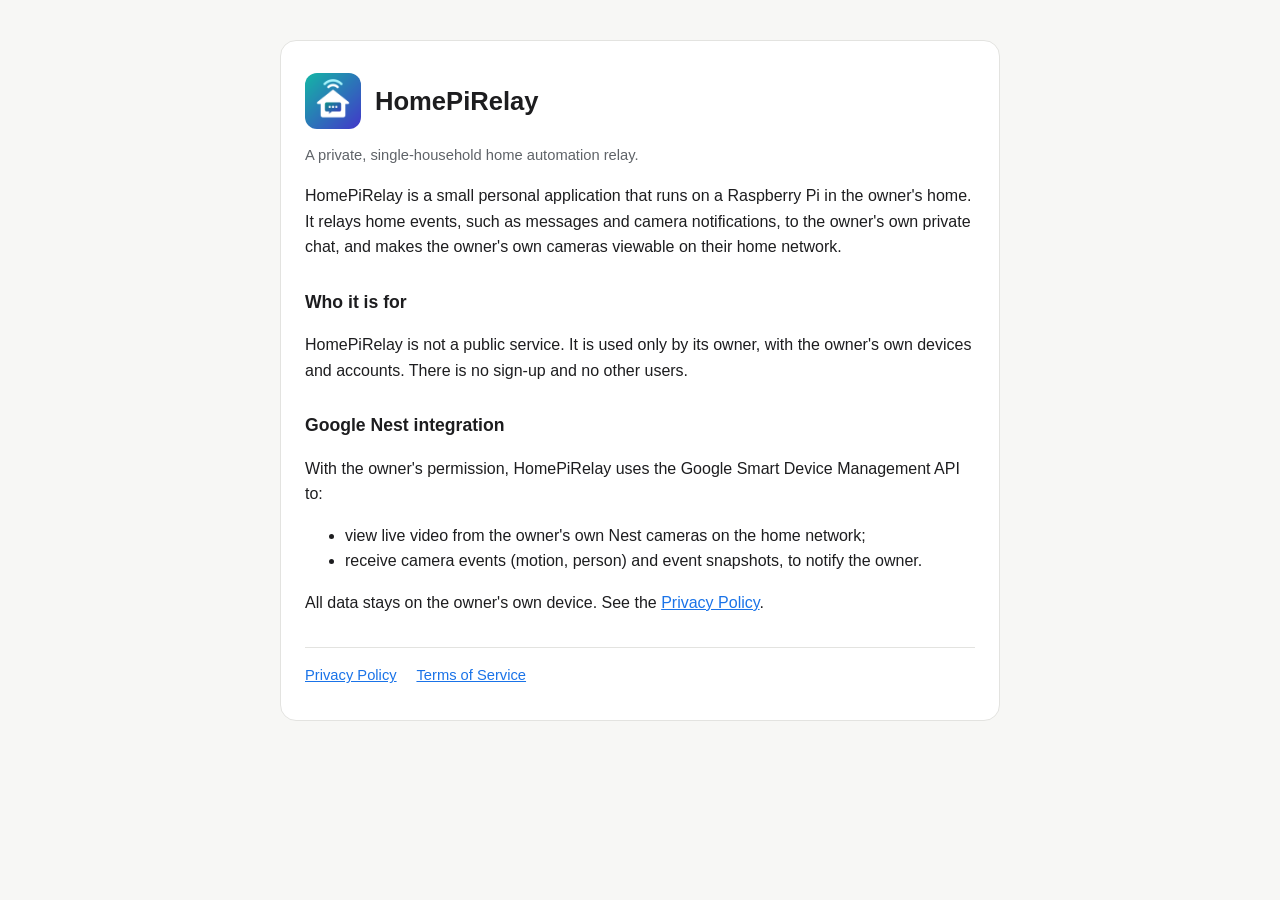
<file: public/index.html>
<!doctype html>
<html lang="en">
<head>
  <meta charset="utf-8">
  <meta name="viewport" content="width=device-width, initial-scale=1">
  <title>HomePiRelay</title>
  <meta name="description" content="HomePiRelay: a private home relay that connects one household's devices to its owner's own chat.">
  <link rel="icon" href="logo.png">
  <link rel="stylesheet" href="style.css">
</head>
<body>
<main>
  <header>
    <img src="logo.png" alt="HomePiRelay logo">
    <h1>HomePiRelay</h1>
  </header>
  <p class="muted">A private, single-household home automation relay.</p>

  <p>HomePiRelay is a small personal application that runs on a Raspberry Pi in the owner's home.
  It relays home events, such as messages and camera notifications, to the owner's own private chat,
  and makes the owner's own cameras viewable on their home network.</p>

  <h2>Who it is for</h2>
  <p>HomePiRelay is not a public service. It is used only by its owner, with the owner's own devices
  and accounts. There is no sign-up and no other users.</p>

  <h2>Google Nest integration</h2>
  <p>With the owner's permission, HomePiRelay uses the Google Smart Device Management API to:</p>
  <ul>
    <li>view live video from the owner's own Nest cameras on the home network;</li>
    <li>receive camera events (motion, person) and event snapshots, to notify the owner.</li>
  </ul>
  <p>All data stays on the owner's own device. See the <a href="privacy.html">Privacy Policy</a>.</p>

  <nav>
    <a href="privacy.html">Privacy Policy</a>
    <a href="terms.html">Terms of Service</a>
  </nav>
</main>
</body>
</html>
</file>
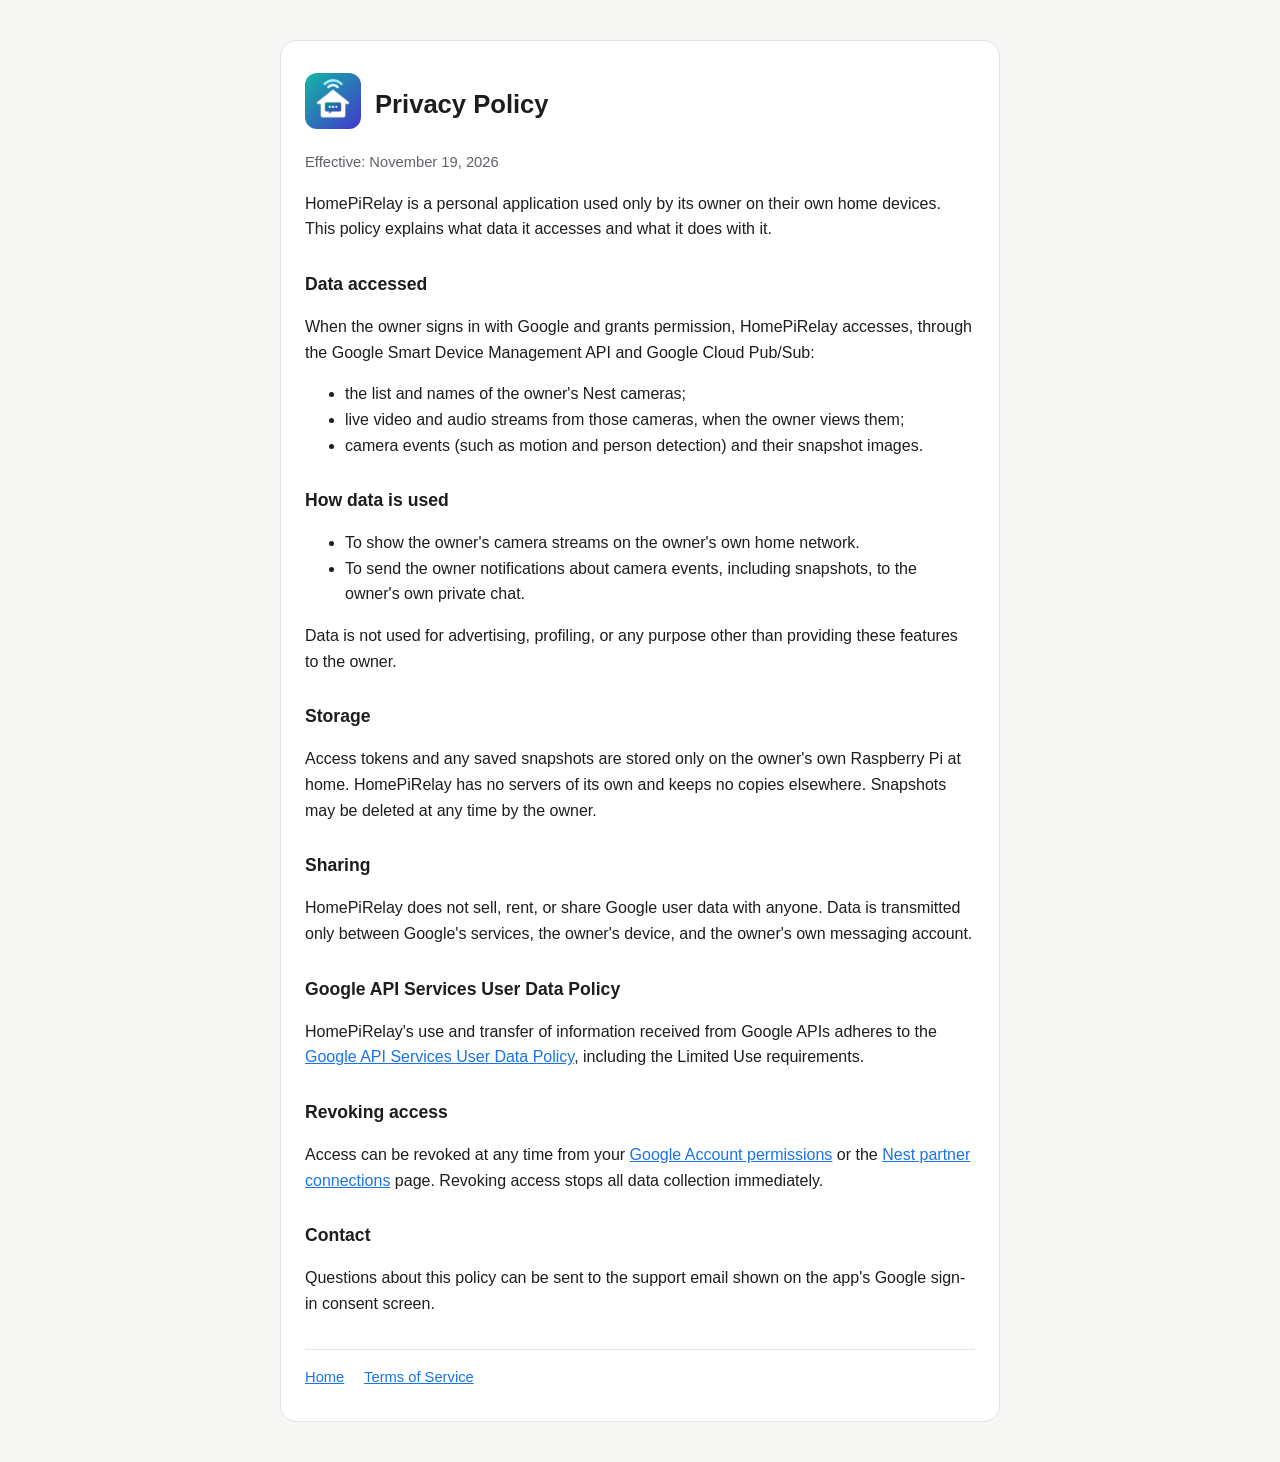
<file: public/privacy.html>
<!doctype html>
<html lang="en">
<head>
  <meta charset="utf-8">
  <meta name="viewport" content="width=device-width, initial-scale=1">
  <title>HomePiRelay Privacy Policy</title>
  <link rel="icon" href="logo.png">
  <link rel="stylesheet" href="style.css">
</head>
<body>
<main>
  <header>
    <a href="./"><img src="logo.png" alt="HomePiRelay logo"></a>
    <h1>Privacy Policy</h1>
  </header>
  <p class="muted">Effective: November 19, 2026</p>

  <p>HomePiRelay is a personal application used only by its owner on their own home devices.
  This policy explains what data it accesses and what it does with it.</p>

  <h2>Data accessed</h2>
  <p>When the owner signs in with Google and grants permission, HomePiRelay accesses, through the
  Google Smart Device Management API and Google Cloud Pub/Sub:</p>
  <ul>
    <li>the list and names of the owner's Nest cameras;</li>
    <li>live video and audio streams from those cameras, when the owner views them;</li>
    <li>camera events (such as motion and person detection) and their snapshot images.</li>
  </ul>

  <h2>How data is used</h2>
  <ul>
    <li>To show the owner's camera streams on the owner's own home network.</li>
    <li>To send the owner notifications about camera events, including snapshots, to the owner's own private chat.</li>
  </ul>
  <p>Data is not used for advertising, profiling, or any purpose other than providing these features to the owner.</p>

  <h2>Storage</h2>
  <p>Access tokens and any saved snapshots are stored only on the owner's own Raspberry Pi at home.
  HomePiRelay has no servers of its own and keeps no copies elsewhere. Snapshots may be deleted at any time by the owner.</p>

  <h2>Sharing</h2>
  <p>HomePiRelay does not sell, rent, or share Google user data with anyone. Data is transmitted only between
  Google's services, the owner's device, and the owner's own messaging account.</p>

  <h2>Google API Services User Data Policy</h2>
  <p>HomePiRelay's use and transfer of information received from Google APIs adheres to the
  <a href="https://developers.google.com/terms/api-services-user-data-policy">Google API Services User Data Policy</a>,
  including the Limited Use requirements.</p>

  <h2>Revoking access</h2>
  <p>Access can be revoked at any time from your
  <a href="https://myaccount.google.com/permissions">Google Account permissions</a>
  or the <a href="https://nestservices.google.com/partnerconnections">Nest partner connections</a> page.
  Revoking access stops all data collection immediately.</p>

  <h2>Contact</h2>
  <p>Questions about this policy can be sent to the support email shown on the app's Google sign-in consent screen.</p>

  <nav>
    <a href="./">Home</a>
    <a href="terms.html">Terms of Service</a>
  </nav>
</main>
</body>
</html>
</file>
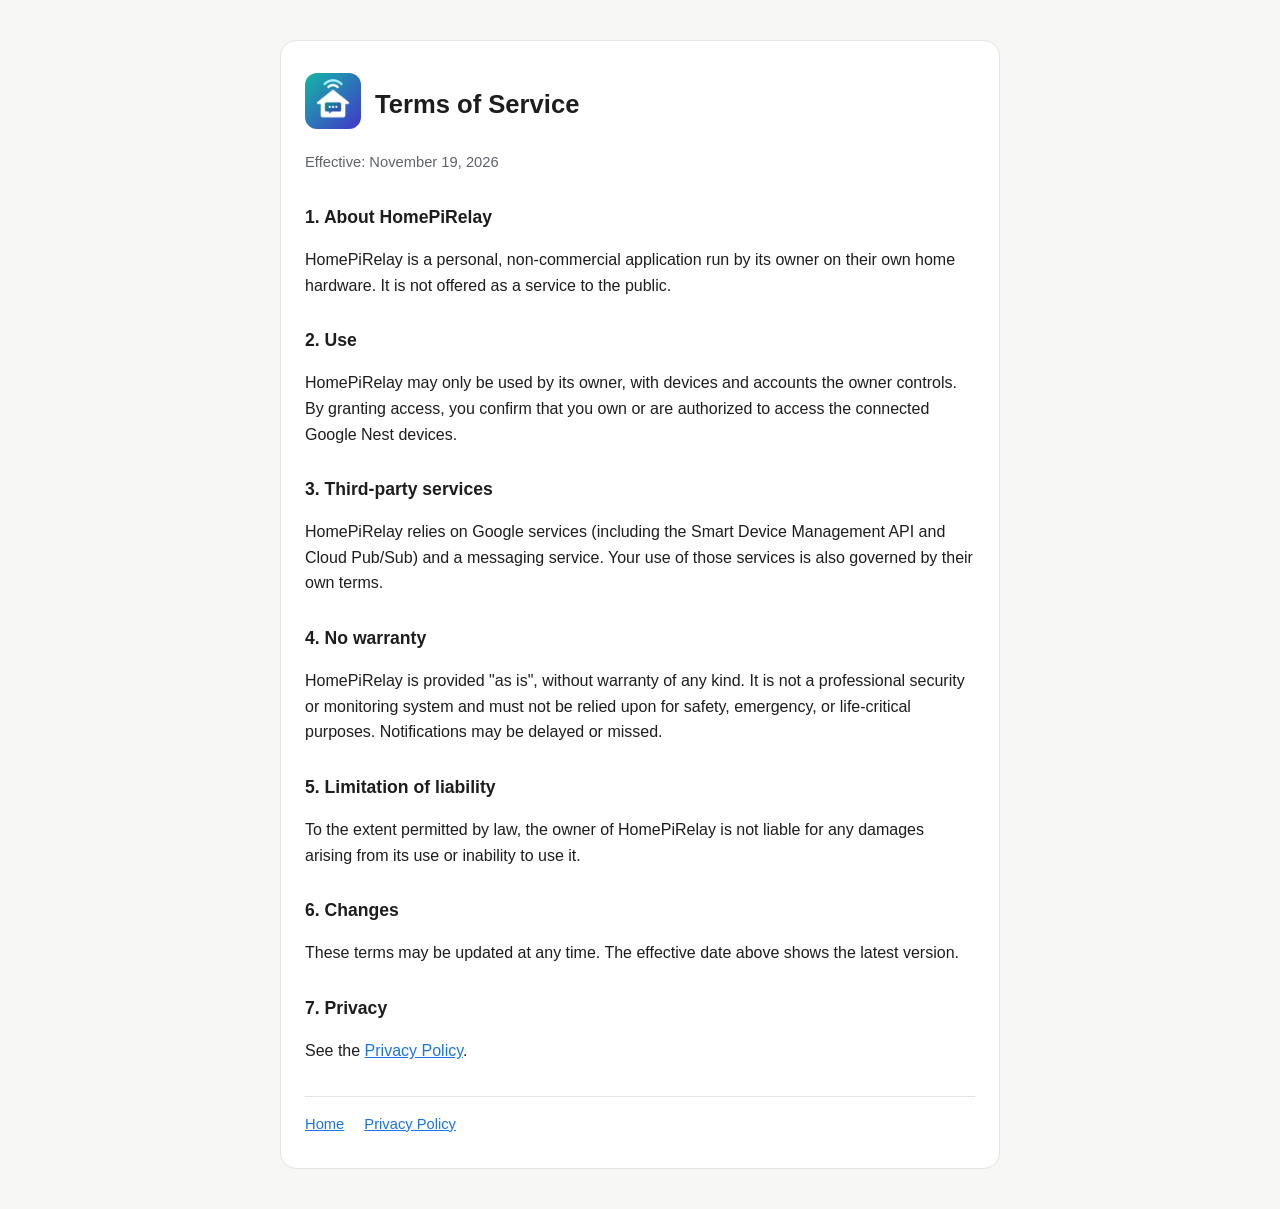
<file: public/terms.html>
<!doctype html>
<html lang="en">
<head>
  <meta charset="utf-8">
  <meta name="viewport" content="width=device-width, initial-scale=1">
  <title>HomePiRelay Terms of Service</title>
  <link rel="icon" href="logo.png">
  <link rel="stylesheet" href="style.css">
</head>
<body>
<main>
  <header>
    <a href="./"><img src="logo.png" alt="HomePiRelay logo"></a>
    <h1>Terms of Service</h1>
  </header>
  <p class="muted">Effective: November 19, 2026</p>

  <h2>1. About HomePiRelay</h2>
  <p>HomePiRelay is a personal, non-commercial application run by its owner on their own home hardware.
  It is not offered as a service to the public.</p>

  <h2>2. Use</h2>
  <p>HomePiRelay may only be used by its owner, with devices and accounts the owner controls.
  By granting access, you confirm that you own or are authorized to access the connected Google Nest devices.</p>

  <h2>3. Third-party services</h2>
  <p>HomePiRelay relies on Google services (including the Smart Device Management API and Cloud Pub/Sub)
  and a messaging service. Your use of those services is also governed by their own terms.</p>

  <h2>4. No warranty</h2>
  <p>HomePiRelay is provided "as is", without warranty of any kind. It is not a professional security
  or monitoring system and must not be relied upon for safety, emergency, or life-critical purposes.
  Notifications may be delayed or missed.</p>

  <h2>5. Limitation of liability</h2>
  <p>To the extent permitted by law, the owner of HomePiRelay is not liable for any damages arising from
  its use or inability to use it.</p>

  <h2>6. Changes</h2>
  <p>These terms may be updated at any time. The effective date above shows the latest version.</p>

  <h2>7. Privacy</h2>
  <p>See the <a href="privacy.html">Privacy Policy</a>.</p>

  <nav>
    <a href="./">Home</a>
    <a href="privacy.html">Privacy Policy</a>
  </nav>
</main>
</body>
</html>
</file>
<file: public/style.css>
:root {
  --bg: #f7f7f5;
  --card: #ffffff;
  --text: #1d1d1f;
  --muted: #5f6368;
  --accent: #1a73e8;
  --border: #e3e3e0;
}
@media (prefers-color-scheme: dark) {
  :root {
    --bg: #121212;
    --card: #1c1c1e;
    --text: #ececec;
    --muted: #a0a0a5;
    --accent: #8ab4f8;
    --border: #2c2c2e;
  }
}
* { box-sizing: border-box; }
body {
  margin: 0;
  background: var(--bg);
  color: var(--text);
  font: 16px/1.6 -apple-system, BlinkMacSystemFont, "Segoe UI", Roboto, Helvetica, Arial, sans-serif;
}
main {
  max-width: 720px;
  margin: 40px auto;
  padding: 32px 24px;
  background: var(--card);
  border: 1px solid var(--border);
  border-radius: 16px;
}
header { display: flex; align-items: center; gap: 14px; margin-bottom: 8px; }
header img { width: 56px; height: 56px; border-radius: 12px; }
header a { color: inherit; text-decoration: none; }
h1 { font-size: 1.6rem; margin: 0; }
h2 { font-size: 1.1rem; margin-top: 28px; }
p, li { color: var(--text); }
.muted { color: var(--muted); font-size: 0.92rem; }
a { color: var(--accent); }
nav { margin-top: 32px; padding-top: 16px; border-top: 1px solid var(--border); font-size: 0.92rem; }
nav a { margin-right: 16px; }
@media (max-width: 600px) {
  main { margin: 0; border-radius: 0; border-left: 0; border-right: 0; padding: 24px 16px; }
}
</file>
